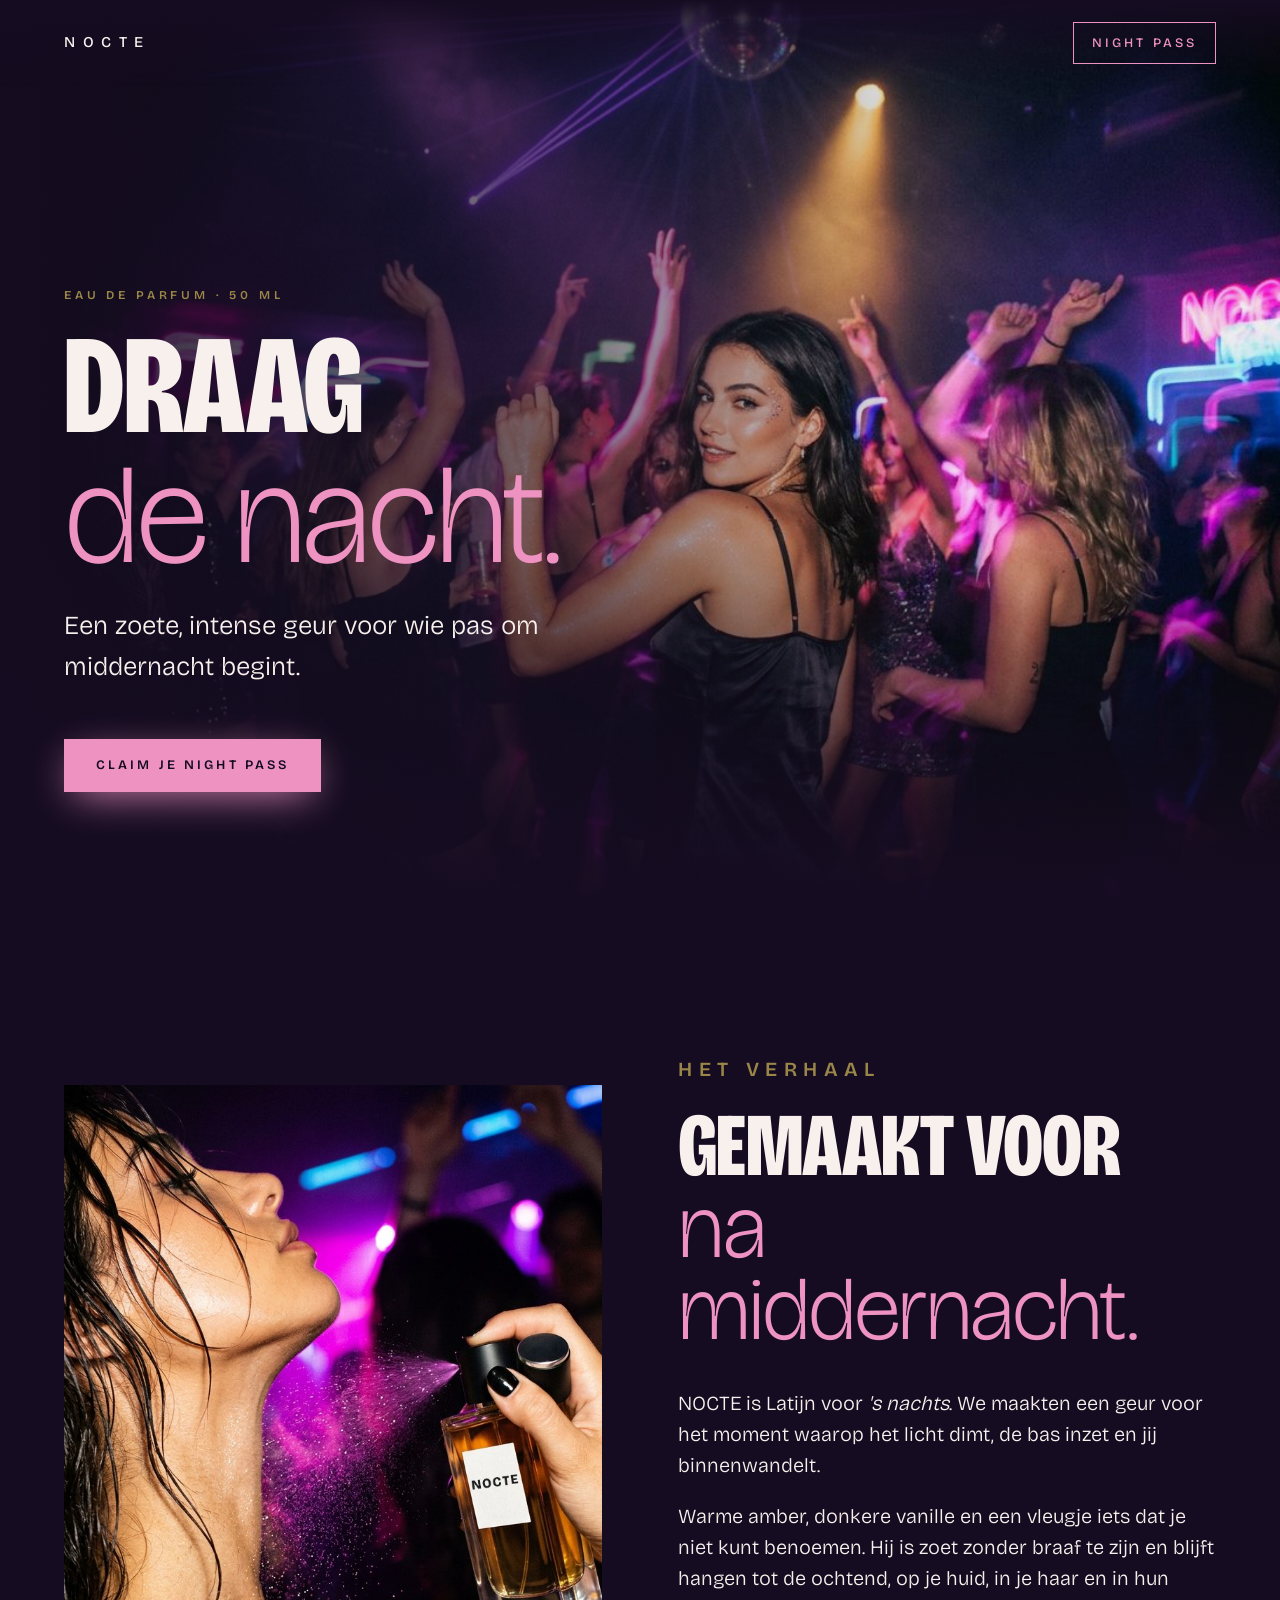
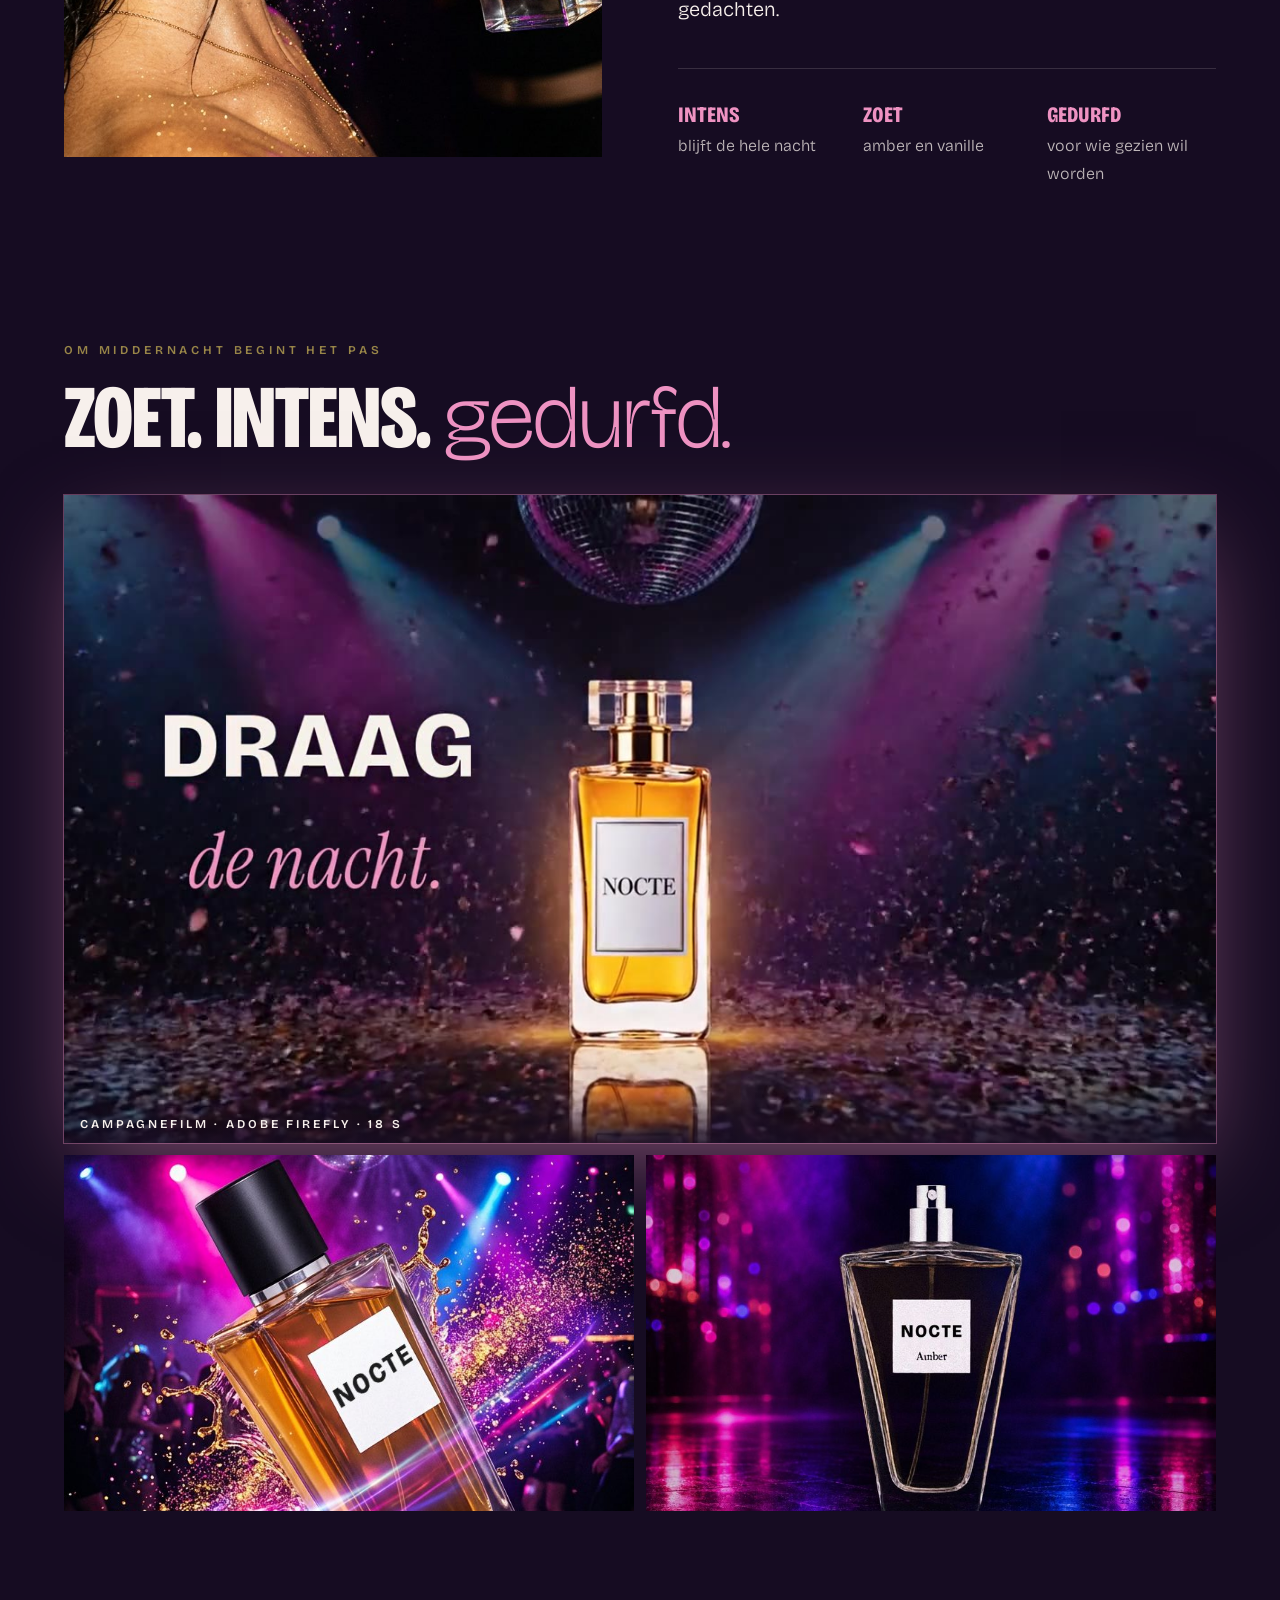
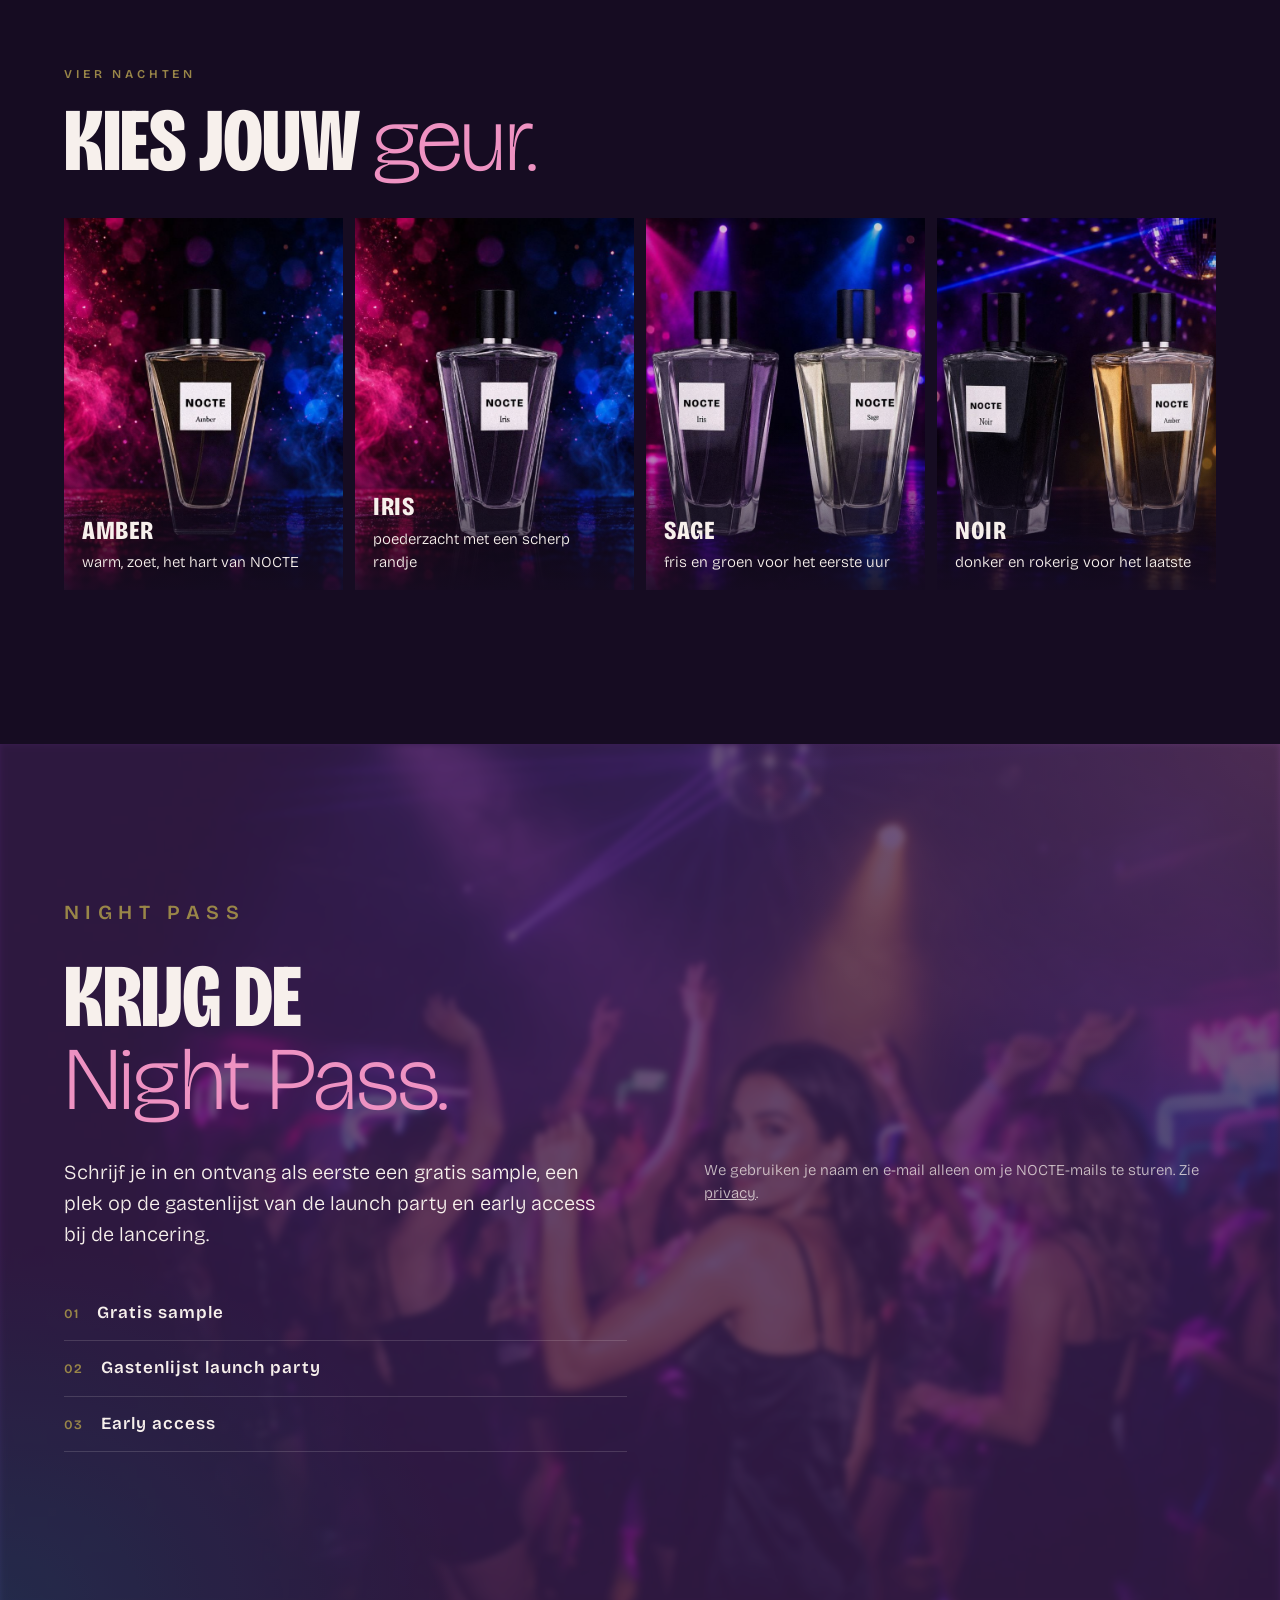
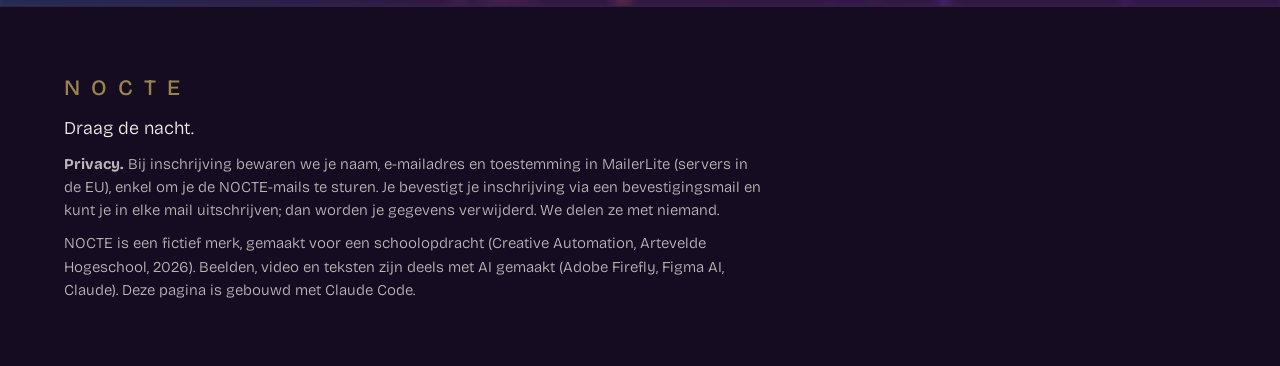
<file: index.html>
<!doctype html>
<html lang="nl">
<head>
<meta charset="utf-8">
<meta name="viewport" content="width=device-width, initial-scale=1">
<title>NOCTE · Draag de nacht</title>
<meta name="description" content="NOCTE: een zoete, intense geur voor wie pas om middernacht begint. Claim je Night Pass: gratis sample, gastenlijst launch party en early access.">
<meta name="theme-color" content="#160C22">
<meta property="og:title" content="NOCTE · Draag de nacht">
<meta property="og:description" content="Een zoete, intense geur voor wie pas om middernacht begint. Claim je Night Pass.">
<meta property="og:image" content="https://syldevos2004-cell.github.io/CreativeAutomation-Nocte/img/NOCTE_firefly_dansvloer_01.jpg">
<link rel="icon" href="data:image/svg+xml,%3Csvg xmlns='http://www.w3.org/2000/svg' viewBox='0 0 64 64'%3E%3Crect width='64' height='64' fill='%23160C22'/%3E%3Ctext x='32' y='44' font-family='Arial' font-weight='800' font-size='34' text-anchor='middle' fill='%23EE92C2'%3EN%3C/text%3E%3C/svg%3E">
<link rel="preconnect" href="https://fonts.googleapis.com">
<link rel="preconnect" href="https://fonts.gstatic.com" crossorigin>
<link href="https://fonts.googleapis.com/css2?family=Bricolage+Grotesque:opsz,wdth,wght@12..96,75..100,200..800&display=swap" rel="stylesheet">
<link rel="stylesheet" href="style.css">
<!-- MailerLite Universal (account 2762969) -->
<script>
  (function(w,d,e,u,f,l,n){w[f]=w[f]||function(){(w[f].q=w[f].q||[]).push(arguments);},l=d.createElement(e),l.async=1,l.src=u,n=d.getElementsByTagName(e)[0],n.parentNode.insertBefore(l,n);})
  (window,document,'script','https://assets.mailerlite.com/js/universal.js','ml');
  ml('account', '2762969');
</script>
</head>
<body>

<header class="nav">
  <a href="#top" class="wordmark">NOCTE</a>
  <a href="#nightpass" class="nav-cta">Night Pass</a>
</header>

<main id="top">

  <!-- HERO -->
  <section class="hero">
    <div class="hero-bg" aria-hidden="true">
      <img src="img/NOCTE_firefly_dansvloer_01.jpg" alt="">
    </div>
    <div class="hero-copy">
      <p class="label">Eau de parfum · 50 ml</p>
      <h1>DRAAG<br><span class="thin">de nacht.</span></h1>
      <p class="lead">Een zoete, intense geur voor wie pas om middernacht begint.</p>
      <a href="#nightpass" class="btn">Claim je Night Pass</a>
    </div>
  </section>

  <!-- VERHAAL -->
  <section class="story" id="verhaal">
    <div class="story-img">
      <img src="img/NOCTE_firefly_nek-spray_01.jpg" alt="Jonge vrouw spuit NOCTE in haar nek op de dansvloer" loading="lazy">
    </div>
    <div class="story-copy">
      <p class="label">Het verhaal</p>
      <h2>GEMAAKT VOOR<br><span class="thin">na middernacht.</span></h2>
      <p>NOCTE is Latijn voor <em>'s nachts</em>. We maakten een geur voor het moment waarop het licht dimt, de bas inzet en jij binnenwandelt.</p>
      <p>Warme amber, donkere vanille en een vleugje iets dat je niet kunt benoemen. Hij is zoet zonder braaf te zijn en blijft hangen tot de ochtend, op je huid, in je haar en in hun gedachten.</p>
      <ul class="traits">
        <li><strong>Intens</strong><span>blijft de hele nacht</span></li>
        <li><strong>Zoet</strong><span>amber en vanille</span></li>
        <li><strong>Gedurfd</strong><span>voor wie gezien wil worden</span></li>
      </ul>
    </div>
  </section>

  <!-- NACHT IN BEWEGING -->
  <section class="night" id="nacht">
    <div class="night-head">
      <p class="label">Om middernacht begint het pas</p>
      <h2>ZOET. INTENS. <span class="thin">gedurfd.</span></h2>
    </div>
    <figure class="film">
      <video autoplay muted loop playsinline preload="metadata" poster="img/NOCTE_video_firefly_v02_poster.jpg" aria-label="NOCTE campagnefilm, gemaakt met Adobe Firefly, 18 seconden">
        <source src="video/NOCTE_video_firefly_v02.mp4" type="video/mp4">
      </video>
      <figcaption>Campagnefilm · Adobe Firefly · 18 s</figcaption>
    </figure>
    <div class="strip">
      <figure><img src="img/NOCTE_firefly_beweging_01.jpg" alt="NOCTE-fles zwevend boven een neon-dansvloer met glitter" loading="lazy"></figure>
      <figure><img src="img/NOCTE_DSC_0064_ai.jpg" alt="NOCTE Amber-fles op een dansvloer vol neonlicht" loading="lazy"></figure>
    </div>
  </section>

  <!-- GEUREN -->
  <section class="scents" id="geuren">
    <div class="scents-head">
      <p class="label">Vier nachten</p>
      <h2>KIES JOUW <span class="thin">geur.</span></h2>
    </div>
    <div class="grid">
      <figure><img src="img/NOCTE_DSC_0022_ai.jpg" alt="NOCTE Amber" loading="lazy"><figcaption><b>Amber</b>warm, zoet, het hart van NOCTE</figcaption></figure>
      <figure><img src="img/NOCTE_DSC_0052_ai.jpg" alt="NOCTE Iris" loading="lazy"><figcaption><b>Iris</b>poederzacht met een scherp randje</figcaption></figure>
      <figure><img src="img/NOCTE_DSC_0072_ai.jpg" alt="NOCTE Iris en Sage" loading="lazy"><figcaption><b>Sage</b>fris en groen voor het eerste uur</figcaption></figure>
      <figure><img src="img/NOCTE_DSC_0054_ai.jpg" alt="NOCTE Noir en Amber" loading="lazy"><figcaption><b>Noir</b>donker en rokerig voor het laatste</figcaption></figure>
    </div>
  </section>

  <!-- CTA + FORM -->
  <section class="cta" id="nightpass">
    <div class="cta-bg" aria-hidden="true"><img src="img/NOCTE_firefly_dansvloer_01.jpg" alt="" loading="lazy"></div>
    <div class="cta-copy">
      <p class="label">Night Pass</p>
      <h2>KRIJG DE<br><span class="thin">Night Pass.</span></h2>
      <p>Schrijf je in en ontvang als eerste een gratis sample, een plek op de gastenlijst van de launch party en early access bij de lancering.</p>
      <ol class="perks">
        <li>Gratis sample</li>
        <li>Gastenlijst launch party</li>
        <li>Early access</li>
      </ol>
    </div>
    <div class="form-wrap">
      <!-- MailerLite embedded form "NOCTE – Night Pass" (form-id 203760579091891770) -->
      <div class="ml-embedded" data-form="lw6FiJ"></div>
      <p class="form-fallback" hidden>Het formulier laadt niet? <a href="https://preview.mailerlite.io/forms/2762969/203760579091891770/share" target="_blank" rel="noopener">Schrijf je hier in voor de Night Pass</a>.</p>
      <noscript><p class="form-fallback"><a href="https://preview.mailerlite.io/forms/2762969/203760579091891770/share">Schrijf je hier in voor de Night Pass</a>.</p></noscript>
      <p class="small form-note">We gebruiken je naam en e-mail alleen om je NOCTE-mails te sturen. Zie <a href="#privacy">privacy</a>.</p>
    </div>
  </section>

</main>

<footer class="footer" id="privacy">
  <p class="wordmark">NOCTE</p>
  <p>Draag de nacht.</p>
  <p class="small"><strong>Privacy.</strong> Bij inschrijving bewaren we je naam, e-mailadres en toestemming in MailerLite (servers in de EU), enkel om je de NOCTE-mails te sturen. Je bevestigt je inschrijving via een bevestigingsmail en kunt je in elke mail uitschrijven; dan worden je gegevens verwijderd. We delen ze met niemand.</p>
  <p class="small">NOCTE is een fictief merk, gemaakt voor een schoolopdracht (Creative Automation, Artevelde Hogeschool, 2026). Beelden, video en teksten zijn deels met AI gemaakt (Adobe Firefly, Figma AI, Claude). Deze pagina is gebouwd met Claude Code.</p>
</footer>

<script>
  // Toon een link naar het form als het MailerLite-script niet laadt (bv. adblocker)
  // Nederlandse placeholders en toestemmingstekst in het MailerLite-form
  (function () {
    var box = document.querySelector('.ml-embedded');
    if (!box) return;
    function nl() {
      var n = box.querySelector('input[name="fields[name]"]');
      var e = box.querySelector('input[name="fields[email]"]');
      if (n) n.placeholder = 'Je voornaam';
      if (e) e.placeholder = 'jij@voorbeeld.be';
      box.querySelectorAll('.ml-form-embedPermissions p, .ml-form-embedPermissionsContent p').forEach(function (p) {
        if (/By clicking/i.test(p.textContent)) p.innerHTML = 'Door hieronder op de knop te klikken, ga je ermee akkoord dat we je gegevens doorgeven aan MailerLite om je inschrijving te verwerken. <a href="https://www.mailerlite.com/legal/privacy-policy" target="_blank" rel="noopener">Meer info</a>';
      });
    }
    new MutationObserver(nl).observe(box, { childList: true, subtree: true });
  })();
  setTimeout(function () {
    var box = document.querySelector('.ml-embedded');
    if (box && !box.children.length) document.querySelector('.form-fallback[hidden]').hidden = false;
  }, 6000);
</script>
</body>
</html>
</file>
<file: style.css>
:root{
  --nacht:#160C22; --violet:#3B1D52; --pink:#EE92C2; --mauve:#9D6A89;
  --taupe:#725D68; --teal:#087E8B; --olive:hsl(46,36%,44%); --creme:#F7F0EC;
  --gutter:clamp(16px,5vw,72px);
  --title:"Bricolage Grotesque",system-ui,sans-serif;
  --font:"Bricolage Grotesque",system-ui,sans-serif;
}
*{box-sizing:border-box;margin:0;padding:0}
html{scroll-behavior:smooth}
body{background:var(--nacht);color:var(--creme);font-family:var(--font);font-weight:300;font-size:18px;line-height:1.55;-webkit-font-smoothing:antialiased;overflow-x:hidden}
img,video{display:block;width:100%;height:100%;object-fit:cover}
a{color:inherit}

/* type */
h1,h2{font-family:var(--title);font-weight:800;font-stretch:75%;letter-spacing:-.01em;line-height:.92;text-transform:uppercase}
h1{font-size:clamp(64px,11vw,170px)}
h2{font-size:clamp(44px,7vw,104px);margin-bottom:.4em}
.thin{font-weight:200;font-stretch:100%;text-transform:none;color:var(--pink);letter-spacing:-.02em}
.label{font-family:var(--title);font-weight:600;font-size:12px;letter-spacing:.32em;text-transform:uppercase;color:var(--olive);margin-bottom:1.4em}
.wordmark{font-family:var(--title);font-weight:500;letter-spacing:.5em;text-decoration:none;color:var(--creme);font-size:15px}
.small{font-size:15px;opacity:.75}

/* nav */
.nav{position:fixed;inset:0 0 auto;z-index:10;display:flex;justify-content:space-between;align-items:center;padding:22px var(--gutter);background:linear-gradient(var(--nacht),transparent)}
.nav-cta{font-family:var(--title);font-size:13px;font-weight:500;letter-spacing:.24em;text-transform:uppercase;text-decoration:none;border:1px solid var(--pink);color:var(--pink);padding:10px 18px;border-radius:0;transition:.25s}
.nav-cta:hover{background:var(--pink);color:var(--nacht)}

/* button */
.btn{display:inline-block;background:var(--pink);color:var(--nacht);font:600 13px/1 var(--title);letter-spacing:.24em;text-transform:uppercase;text-decoration:none;padding:20px 32px;border:0;border-radius:0;cursor:pointer;box-shadow:0 10px 40px -10px var(--pink);transition:.25s}
.btn:hover{transform:translateY(-2px);box-shadow:0 16px 50px -8px var(--pink)}

/* hero: Firefly-dansvloer beeldvullend */
.hero{position:relative;min-height:100svh;display:flex;align-items:flex-end;padding:120px var(--gutter) 12vh;isolation:isolate}
.hero-bg{position:absolute;inset:0;z-index:-1;overflow:hidden}
.hero-bg img{object-position:60% 40%;filter:saturate(1.1)}
.hero-bg::after{content:"";position:absolute;inset:0;background:linear-gradient(90deg,rgba(22,12,34,.92) 0%,rgba(22,12,34,.55) 45%,rgba(22,12,34,.05) 75%),linear-gradient(0deg,var(--nacht),transparent 40%)}
.hero-copy{max-width:760px}
.lead{font-size:clamp(20px,2.2vw,26px);max-width:30ch;margin:1em 0 2em}

/* nacht in beweging */
.night{padding:0 var(--gutter) clamp(80px,12vw,160px)}
.night .film{position:relative;aspect-ratio:16/9;max-width:100%;overflow:hidden;margin-bottom:12px;box-shadow:0 0 0 1px rgba(238,146,194,.35),0 30px 90px -20px rgba(238,146,194,.5)}
.night .film figcaption{position:absolute;left:0;right:0;bottom:0;padding:28px 16px 12px;font:600 12px var(--title);letter-spacing:.24em;text-transform:uppercase;background:linear-gradient(transparent,rgba(22,12,34,.85))}
.strip{display:grid;grid-template-columns:1fr 1fr;gap:12px}
.strip figure{position:relative;aspect-ratio:16/10;max-width:100%;overflow:hidden}
.strip figure:first-child img{object-position:50% 35%}

/* story */
.story{display:grid;grid-template-columns:1fr 1fr;gap:clamp(32px,6vw,96px);align-items:center;padding:clamp(80px,12vw,160px) var(--gutter)}
.story-img{position:relative;aspect-ratio:4/5;overflow:hidden}
.story-img img{object-position:50% 30%}
.story-copy p{max-width:46ch;margin-bottom:1em;font-size:20px}
.traits{list-style:none;display:grid;grid-template-columns:repeat(3,1fr);gap:16px;margin-top:2.4em;border-top:1px solid rgba(247,240,236,.15);padding-top:1.6em}
.traits strong{display:block;font-family:var(--title);font-weight:800;font-stretch:75%;text-transform:uppercase;font-size:22px;color:var(--pink)}
.traits span{font-size:16px;opacity:.75}

/* scents */
.scents{padding:0 var(--gutter) clamp(80px,12vw,160px)}
.grid{display:grid;grid-template-columns:repeat(4,1fr);gap:12px}
.grid figure{position:relative;aspect-ratio:3/4;overflow:hidden}
.grid img{transition:transform .8s}
.grid figure:hover img{transform:scale(1.04)}
.grid figure::before{content:"";position:absolute;inset:0;z-index:1;background:linear-gradient(transparent 55%,rgba(22,12,34,.92))}
.grid figcaption{position:absolute;z-index:2;left:18px;right:18px;bottom:16px;font-size:15px}
.grid figcaption b{display:block;font-family:var(--title);font-weight:800;font-stretch:75%;text-transform:uppercase;font-size:26px;letter-spacing:.02em}

/* cta */
.cta{position:relative;isolation:isolate;display:grid;grid-template-columns:1.1fr 1fr;gap:clamp(32px,6vw,96px);padding:clamp(80px,12vw,160px) var(--gutter);background:radial-gradient(70% 80% at 100% 0%,rgba(238,146,194,.22),transparent 60%),radial-gradient(60% 70% at 0% 100%,rgba(8,126,139,.25),transparent 60%),var(--violet)}
.cta-bg{position:absolute;inset:0;z-index:-1;overflow:hidden}
.cta-bg img{opacity:.22;filter:blur(3px) saturate(1.2)}
.cta-copy p{font-size:20px;max-width:42ch}
.perks{list-style:none;counter-reset:p;margin-top:2em}
.perks li{counter-increment:p;padding:14px 0;border-bottom:1px solid rgba(247,240,236,.15);font-family:var(--title);font-weight:600;letter-spacing:.06em;font-size:17px}
.perks li::before{content:"0" counter(p);color:var(--olive);margin-right:18px;font-size:13px}
.form-wrap{align-self:center;min-width:0}
.form-note{margin-top:14px}
.form-fallback{padding:24px;border:1px solid rgba(238,146,194,.3);border-radius:0;background:var(--nacht)}
.form-fallback a{color:var(--pink);font-weight:600}

/* ===== MailerLite embedded form in NOCTE-stijl =====
   MailerLite zet eigen stijlen met #mlb2-xxxx; daarom hoge specificiteit + !important. */
#nightpass#nightpass#nightpass .ml-embedded,#nightpass#nightpass#nightpass .ml-embedded *{border-radius:0!important}
#nightpass#nightpass#nightpass .ml-embedded .ml-form-embedContainer{width:100%!important;margin:0!important}
#nightpass#nightpass#nightpass .ml-embedded .ml-form-align-center{text-align:left!important}
#nightpass#nightpass#nightpass .ml-embedded .ml-form-embedWrapper{background:var(--nacht)!important;border:1px solid rgba(238,146,194,.3)!important;border-radius:0!important;max-width:none!important;width:100%!important;box-shadow:0 30px 80px -30px rgba(0,0,0,.6)!important}
#nightpass#nightpass#nightpass .ml-embedded .ml-form-embedBody,
#nightpass#nightpass#nightpass .ml-embedded .ml-form-successBody{padding:clamp(24px,4vw,44px)!important}
#nightpass#nightpass#nightpass .ml-embedded *{font-family:var(--font)!important}
#nightpass#nightpass#nightpass .ml-embedded h4,#nightpass#nightpass#nightpass .ml-embedded label,#nightpass#nightpass#nightpass .ml-embedded button{font-family:var(--title)!important}
#nightpass#nightpass#nightpass .ml-embedded .ml-form-embedContent h4,
#nightpass#nightpass#nightpass .ml-embedded .ml-form-successContent h4{color:var(--creme)!important;font-weight:800!important;font-stretch:75%;text-transform:uppercase;font-size:30px!important;line-height:1!important;letter-spacing:0!important;margin:0 0 10px!important;text-align:left!important}
#nightpass#nightpass#nightpass .ml-embedded .ml-form-embedContent p,
#nightpass#nightpass#nightpass .ml-embedded .ml-form-successContent p,
#nightpass#nightpass#nightpass .ml-embedded .ml-form-embedPermissions p{color:var(--creme)!important;opacity:.8;font-size:16px!important;font-weight:400!important;line-height:1.5!important;text-align:left!important}
#nightpass#nightpass#nightpass .ml-embedded .ml-form-successContent h4{color:var(--pink)!important}
#nightpass#nightpass#nightpass .ml-embedded label,
#nightpass#nightpass#nightpass .ml-embedded .ml-field-group>label{color:var(--creme)!important;font-size:12px!important;font-weight:600!important;letter-spacing:.2em!important;text-transform:uppercase!important;margin-bottom:6px!important}
#nightpass#nightpass#nightpass .ml-embedded input.form-control,
#nightpass#nightpass#nightpass .ml-embedded input[type=text],
#nightpass#nightpass#nightpass .ml-embedded input[type=email]{background:transparent!important;color:var(--creme)!important;border:0!important;border-bottom:1px solid rgba(247,240,236,.4)!important;border-radius:0!important;padding:10px 0!important;font-size:19px!important;font-weight:400!important;height:auto!important;box-shadow:none!important}
#nightpass#nightpass#nightpass .ml-embedded input.form-control::placeholder{color:rgba(247,240,236,.45)!important}
#nightpass#nightpass#nightpass .ml-embedded input.form-control:focus{border-bottom-color:var(--pink)!important;outline:none!important}
#nightpass#nightpass#nightpass .ml-embedded .ml-error input.form-control{border-bottom-color:#ff6b8b!important}
#nightpass#nightpass#nightpass .ml-embedded .ml-form-fieldRow{margin-bottom:18px!important}
/* checkbox (opt-in) */
#nightpass#nightpass#nightpass .ml-embedded .ml-form-checkboxRow label,
#nightpass#nightpass#nightpass .ml-embedded .ml-form-embedPermissionsOptionsCheckbox label{text-transform:none!important;letter-spacing:0!important;font-weight:400!important;font-size:16px!important;font-family:var(--font)!important}
#nightpass#nightpass#nightpass .ml-embedded .ml-form-checkboxRow .label-description,
#nightpass#nightpass#nightpass .ml-embedded .ml-form-checkboxRow .label-description p,
#nightpass#nightpass#nightpass .ml-embedded .ml-form-checkboxRow .description{color:var(--creme)!important;font-size:16px!important;line-height:1.5!important}
#nightpass#nightpass#nightpass .ml-embedded .ml-form-checkboxRow input[type=checkbox]{accent-color:var(--pink)}
#nightpass#nightpass#nightpass .ml-embedded .ml-form-checkboxRow .label-description::before,
#nightpass#nightpass#nightpass .ml-embedded .custom-checkbox .custom-control-label::before{background:transparent!important;border:1px solid var(--pink)!important;border-radius:0!important}
#nightpass#nightpass#nightpass .ml-embedded .ml-form-checkboxRow input[type=checkbox]:checked+.label-description::before,
#nightpass#nightpass#nightpass .ml-embedded .custom-checkbox .custom-control-input:checked~.custom-control-label::before{background:var(--pink)!important;border-color:var(--pink)!important}
/* alle tekst in het form licht */
#nightpass#nightpass#nightpass .ml-embedded p,
#nightpass#nightpass#nightpass .ml-embedded span,
#nightpass#nightpass#nightpass .ml-embedded label,
#nightpass#nightpass#nightpass .ml-embedded .label-description,
#nightpass#nightpass#nightpass .ml-embedded .label-description p{color:var(--creme)!important}
#nightpass#nightpass#nightpass .ml-embedded .ml-form-embedPermissions,
#nightpass#nightpass#nightpass .ml-embedded .ml-form-embedPermissionsContent p{color:var(--creme)!important;opacity:.7;font-size:13px!important;line-height:1.5!important}
#nightpass#nightpass#nightpass .ml-embedded .description,
#nightpass#nightpass#nightpass .ml-embedded .ml-form-embedPermissionsOptionsCheckbox .description{color:var(--creme)!important;opacity:.75;font-size:14px!important}
#nightpass#nightpass#nightpass .ml-embedded .ml-form-embedPermissions a{color:var(--pink)!important}
/* knop */
#nightpass#nightpass#nightpass .ml-embedded .ml-form-embedSubmit{margin-top:8px!important}
#nightpass#nightpass#nightpass .ml-embedded .ml-form-embedSubmit button,
#nightpass#nightpass#nightpass .ml-embedded button.primary{background:var(--pink)!important;color:var(--nacht)!important;border:0!important;border-radius:0!important;padding:20px 32px!important;font-size:14px!important;font-weight:500!important;letter-spacing:.22em!important;text-transform:uppercase!important;width:100%!important;height:auto!important;line-height:1!important;box-shadow:0 10px 40px -10px var(--pink)!important;cursor:pointer;transition:transform .25s}
#nightpass#nightpass#nightpass .ml-embedded .ml-form-embedSubmit button:hover{transform:translateY(-2px)}
#nightpass#nightpass#nightpass .ml-embedded .ml-form-embedSubmitLoad::after{border-color:var(--nacht) var(--nacht) var(--nacht) transparent!important}

/* footer */
.footer{padding:64px var(--gutter);display:grid;gap:10px;border-top:1px solid rgba(247,240,236,.1)}
.footer p{max-width:70ch}
.footer .wordmark{font-size:22px;color:var(--olive)}

@media (max-width:980px){
  .grid{grid-template-columns:1fr 1fr}
}
@media (max-width:820px){
  .hero-bg img{object-position:62% 40%}
  .hero-bg::after{background:linear-gradient(0deg,var(--nacht) 10%,rgba(22,12,34,.6) 55%,rgba(22,12,34,.2))}
  .strip figure{aspect-ratio:4/5}
  .story,.cta{grid-template-columns:1fr}
  .traits{grid-template-columns:1fr}
}
@media (prefers-reduced-motion:reduce){*{transition:none!important;scroll-behavior:auto}}
</file>
